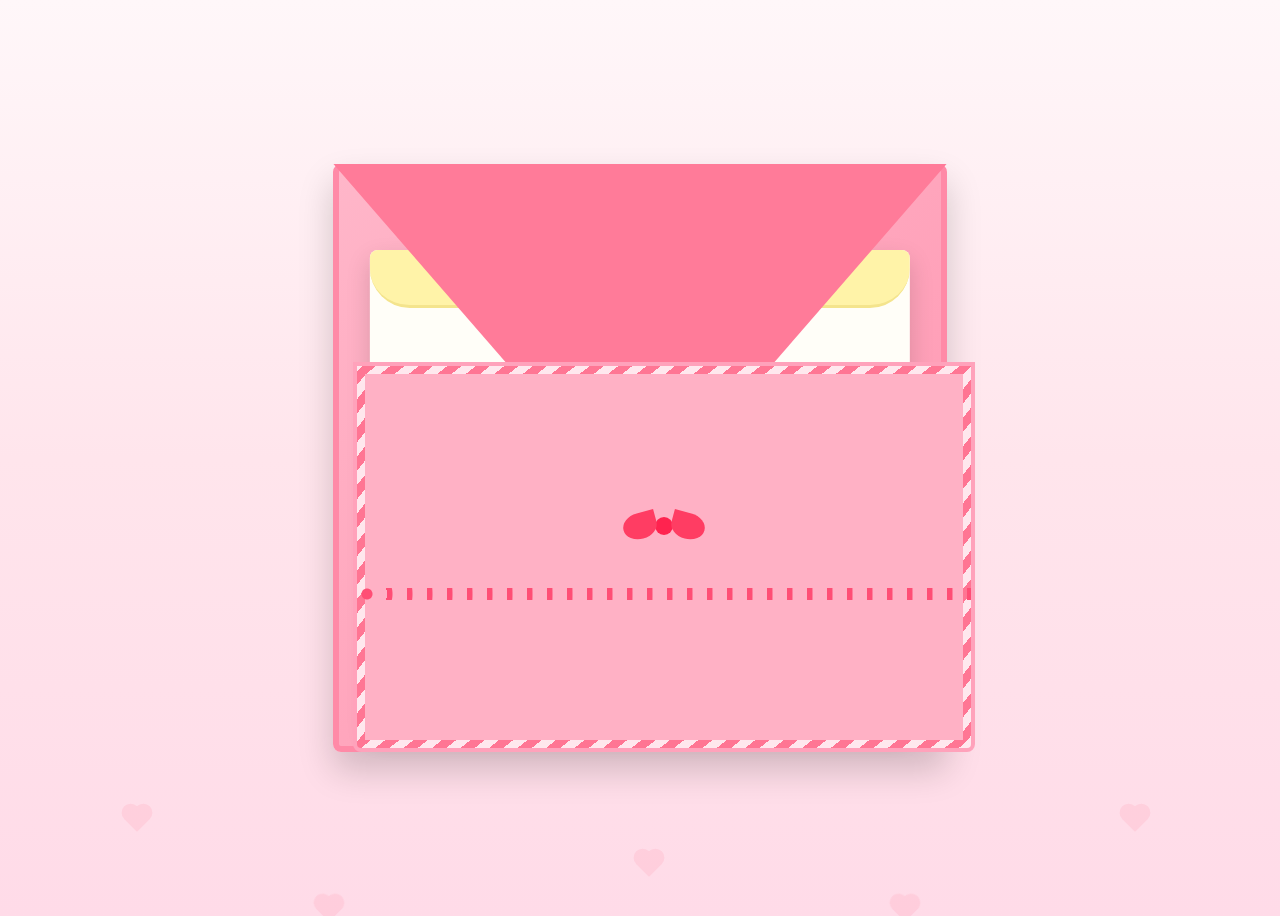
<file: index.html>
<!DOCTYPE html>
<html lang="en">
<head>
    <meta charset="UTF-8">
    <meta name="viewport" content="width=device-width, initial-scale=1.0">
    <title>Open My Letter ❤️</title>

    <!-- Google Font -->
    <link href="https://fonts.googleapis.com/css2?family=Poppins:wght@300;400;600&display=swap" rel="stylesheet">

    <!-- CSS -->
    <link rel="stylesheet" href="style.css">
</head>
<body>

    <!-- Background Decorations -->
    <div class="background-hearts">
        <span></span>
        <span></span>
        <span></span>
        <span></span>
        <span></span>
    </div>

    <!-- Main Container -->
    <main class="container">

        <!-- Title -->
        <h1 class="title">
            You've Received a Letter 💌
        </h1>

        <p class="subtitle">
            Tap the envelope to open it
        </p>

        <!-- Envelope -->
       <div class="envelope-wrapper">

    <div class="envelope" id="envelope">

        <!-- Letter -->
        <div class="letter">

            <div class="paper">

                <h2>For You ❤️</h2>

                <p>
                    A special letter is waiting for you...
                </p>

            </div>

        </div>


        <!-- Back -->
        <div class="back"></div>


        <!-- Flap -->
        <div class="flap"></div>


        <!-- Front -->
        <div class="front"></div>


    </div>

</div>

                <!-- Back -->
                <div class="envelope-back"></div>

                <!-- Letter -->
                <div class="letter">

                    <div class="paper">

                        <div class="paper-top"></div>

                        <div class="paper-content">

                            <h2>For You ❤️</h2>

                            <p>
                                A special letter is waiting for you...
                            </p>

                        </div>

                    </div>

                </div>

                <!-- Flap -->
                <div class="flap"></div>

                <!-- Front -->
                <div class="front">

                    <!-- Ribbon -->
                    <div class="bow">
                        <div class="left-loop"></div>
                        <div class="center-knot"></div>
                        <div class="right-loop"></div>
                    </div>

                    <!-- Decorative Wave -->
                    <div class="wave"></div>

                </div>

            </div>

        </div>

        <p class="click-text">
            ❤️ Click Anywhere on the Envelope ❤️
        </p>

    </main>

    <!-- Floating Hearts (Generated by JS later) -->
    <div id="hearts-container"></div>

    <!-- Audio (Optional) -->
    <!--
    <audio id="bgMusic" loop>
        <source src="music/love.mp3" type="audio/mp3">
    </audio>
    -->

    <!-- Javascript -->
    <script src="script.js"></script>

</body>
</html>
</file>
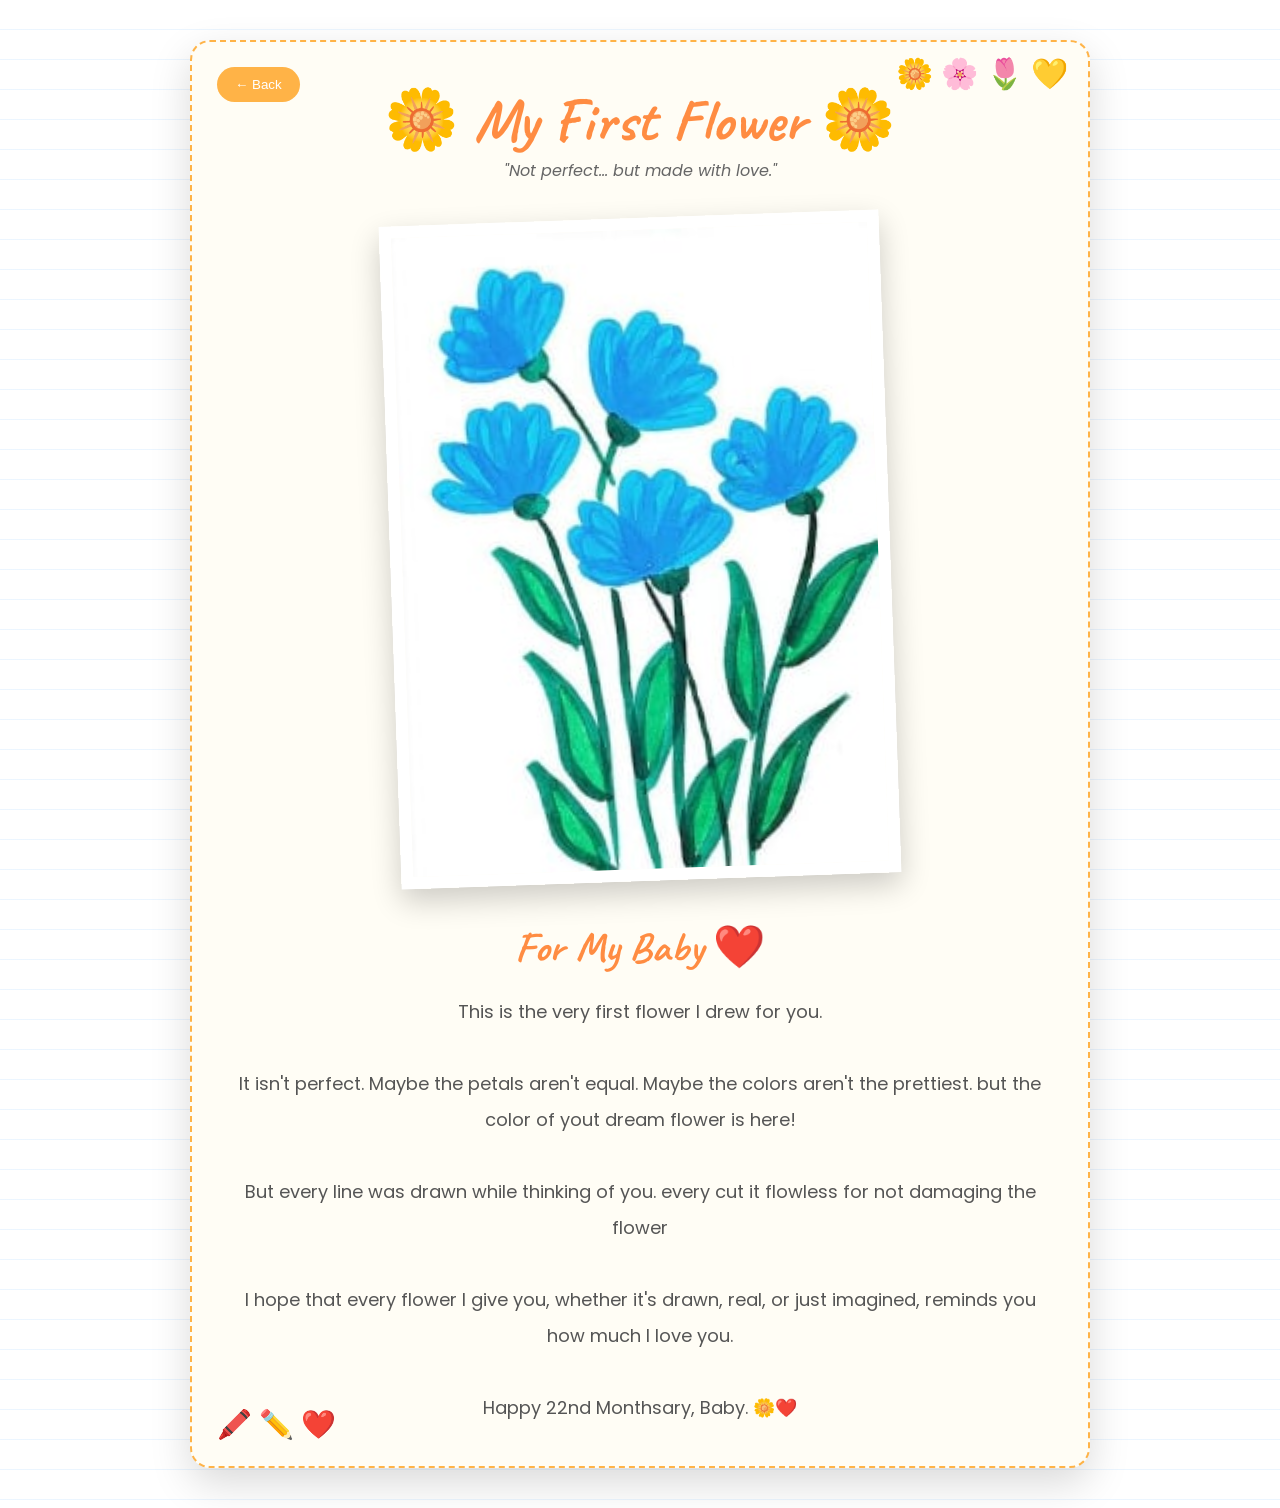
<file: flower.html>
<!DOCTYPE html>
<html lang="en">

<head>

    <meta charset="UTF-8">
    <meta name="viewport" content="width=device-width, initial-scale=1.0">

    <title>My Flower 🌼</title>

    <link rel="stylesheet" href="flower.css">

    <link href="https://fonts.googleapis.com/css2?family=Caveat:wght@500;700&family=Poppins:wght@300;500&display=swap" rel="stylesheet">

</head>

<body>

<div class="paper">

    <button class="back-btn" onclick="goBack()">
        ← Back
    </button>

    <h1>🌼 My First Flower 🌼</h1>

    <p class="subtitle">
        "Not perfect... but made with love."
    </p>

    <div class="photo">

        <img src="flower.jpg" alt="Flower Drawing">

    </div>

    <div class="letter">

        <h2>For My Baby ❤️</h2>

        <p>

            This is the very first flower I drew for you.

            <br><br>

            It isn't perfect.
            Maybe the petals aren't equal.
            Maybe the colors aren't the prettiest.
            but the color of yout dream flower is here!

            <br><br>

            But every line was drawn while thinking of you.
            every cut it flowless for not damaging the flower

            <br><br>

            I hope that every flower I give you,
            whether it's drawn, real, or just imagined,
            reminds you how much I love you.

            <br><br>

            Happy 22nd Monthsary, Baby. 🌼❤️

        </p>

    </div>

</div>

<script>


// Save that Flower has been viewed
localStorage.setItem("flower", "true");

// After 15 seconds, go to Last.html
setTimeout(() => {

    document.body.style.opacity = "0";

    setTimeout(() => {
        window.location.href = "Last.html";
    }, 800);

}, 15000);

</script>

</script>
    <script>
        localStorage.setItem("flower", "true");
    </script>
</body>

</html>
</file>
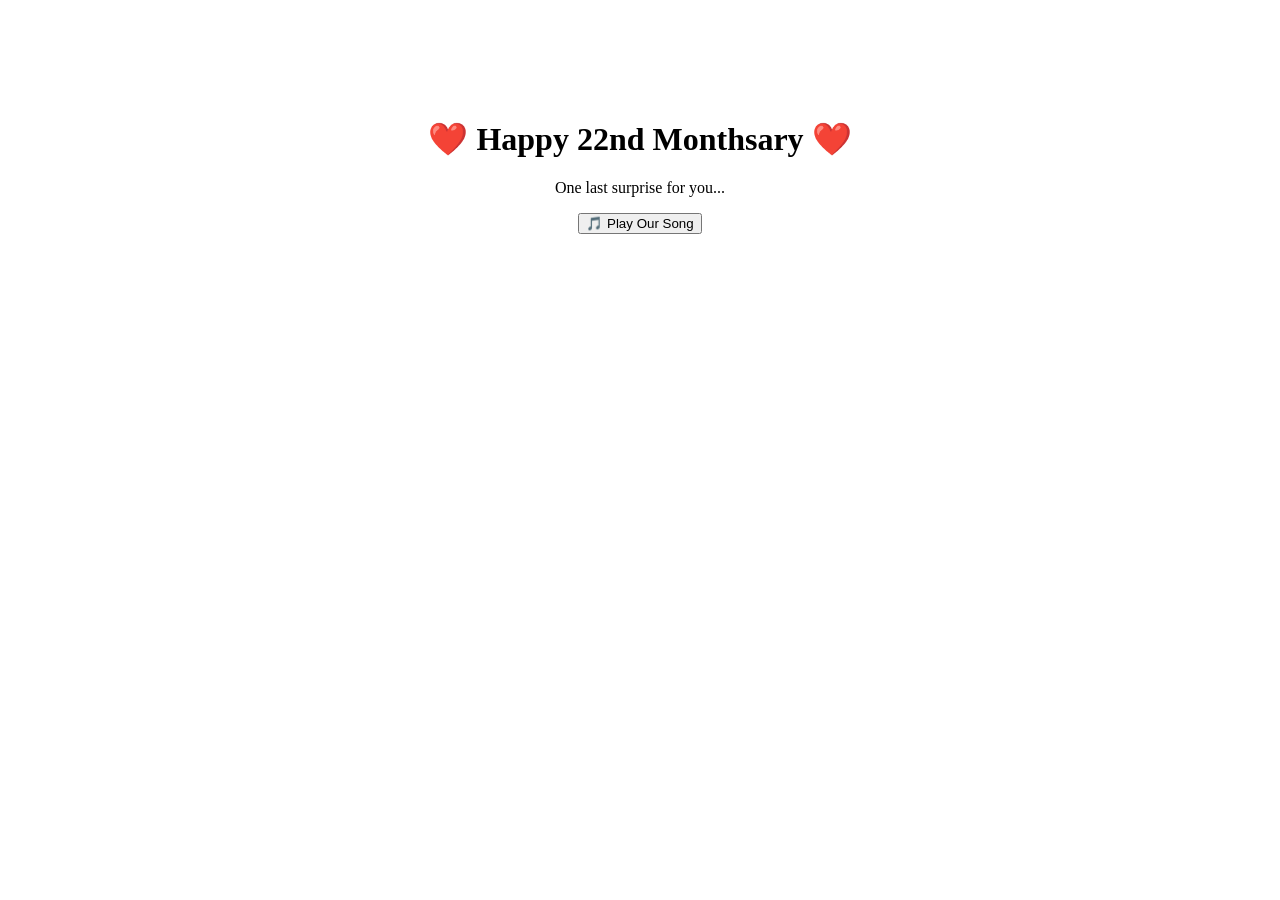
<file: Last.html>
<!DOCTYPE html>
<html>
<head>
    <title>Final Surprise ❤️</title>
</head>
<body style="text-align:center; font-family:Poppins; margin-top:120px;">

<h1>❤️ Happy 22nd Monthsary ❤️</h1>

<p>One last surprise for you...</p>

<button onclick="playSong()">
🎵 Play Our Song
</button>

<script>

function playSong(){

    window.open(
        "https://www.youtube.com/watch?v=Q49pnA4jsp8",
        "_blank"
    );

}

</script>

</body>
</html>
</file>
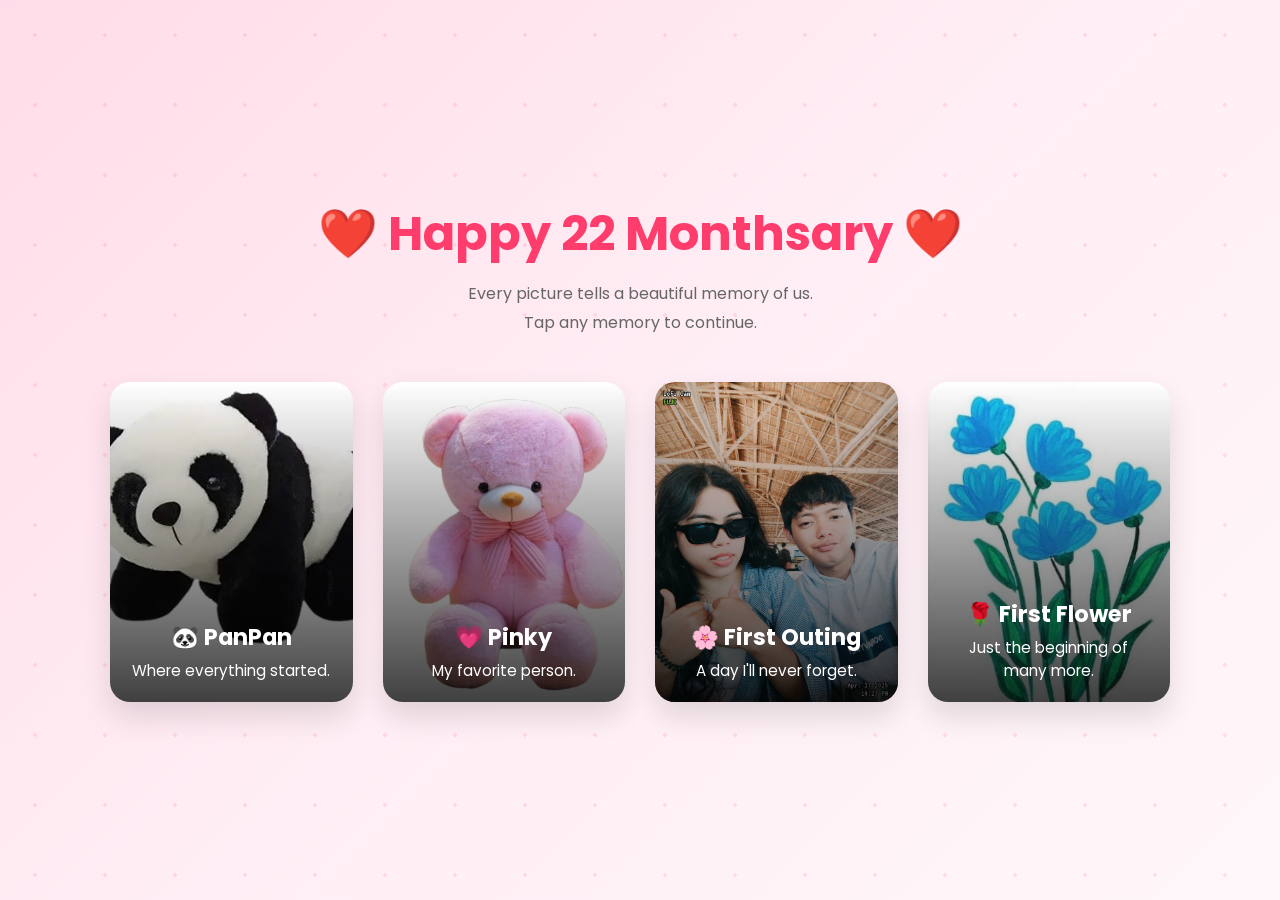
<file: letter.html>
<!DOCTYPE html>
<html lang="en">
<head>

    <meta charset="UTF-8">
    <meta name="viewport" content="width=device-width, initial-scale=1.0">

    <title>Happy 22 Monthsary ❤️</title>

    <link rel="stylesheet" href="letter.css">

    <link href="https://fonts.googleapis.com/css2?family=Poppins:wght@300;400;600;700&display=swap" rel="stylesheet">

</head>
<body>

<div class="hearts"></div>

<div class="wrapper">

    <h1>❤️ Happy 22 Monthsary ❤️</h1>

    <p class="subtitle">
        Every picture tells a beautiful memory of us.
        <br>
        Tap any memory to continue.
    </p>

    <div class="gallery">

        <!-- PanPan -->
        <div class="card" onclick="imageClick('panpan.html')">

            <img src="panpan.jpg" alt="PanPan">

            <div class="overlay">

                <h2>🐼 PanPan</h2>

                <p>Where everything started.</p>

            </div>

        </div>

        <!-- Pinky -->
        <div class="card" onclick="imageClick('pinky.html')">

            <img src="pinky.jpg" alt="Pinky">

            <div class="overlay">

                <h2>💗 Pinky</h2>

                <p>My favorite person.</p>

            </div>

        </div>

        <!-- First Outing -->
        <div class="card" onclick="imageClick('outing.html')">

            <img src="outing.jpg" alt="Outing">

            <div class="overlay">

                <h2>🌸 First Outing</h2>

                <p>A day I'll never forget.</p>

            </div>

        </div>

        <!-- First Flower -->
        <div class="card" onclick="imageClick('flower.html')">

            <img src="flower.jpg" alt="Flower">

            <div class="overlay">

                <h2>🌹 First Flower</h2>

                <p>Just the beginning of many more.</p>

            </div>

        </div>

    </div>

    <!-- Hidden Continue Button -->
    <div id="finalButton" style="display:none; text-align:center; margin-top:40px;">
        <button onclick="window.location.href='surprise.html'"
            style="
                padding:15px 40px;
                font-size:20px;
                font-weight:bold;
                background:#ff4f8b;
                color:white;
                border:none;
                border-radius:50px;
                cursor:pointer;
                transition:0.3s;
                box-shadow:0 8px 20px rgba(0,0,0,.2);
            "
            onmouseover="this.style.transform='scale(1.05)'"
            onmouseout="this.style.transform='scale(1)'">
            ❤️ Continue ❤️
        </button>
    </div>

</div>

<script src="letter.js"></script>

</body>
</html>
</file>
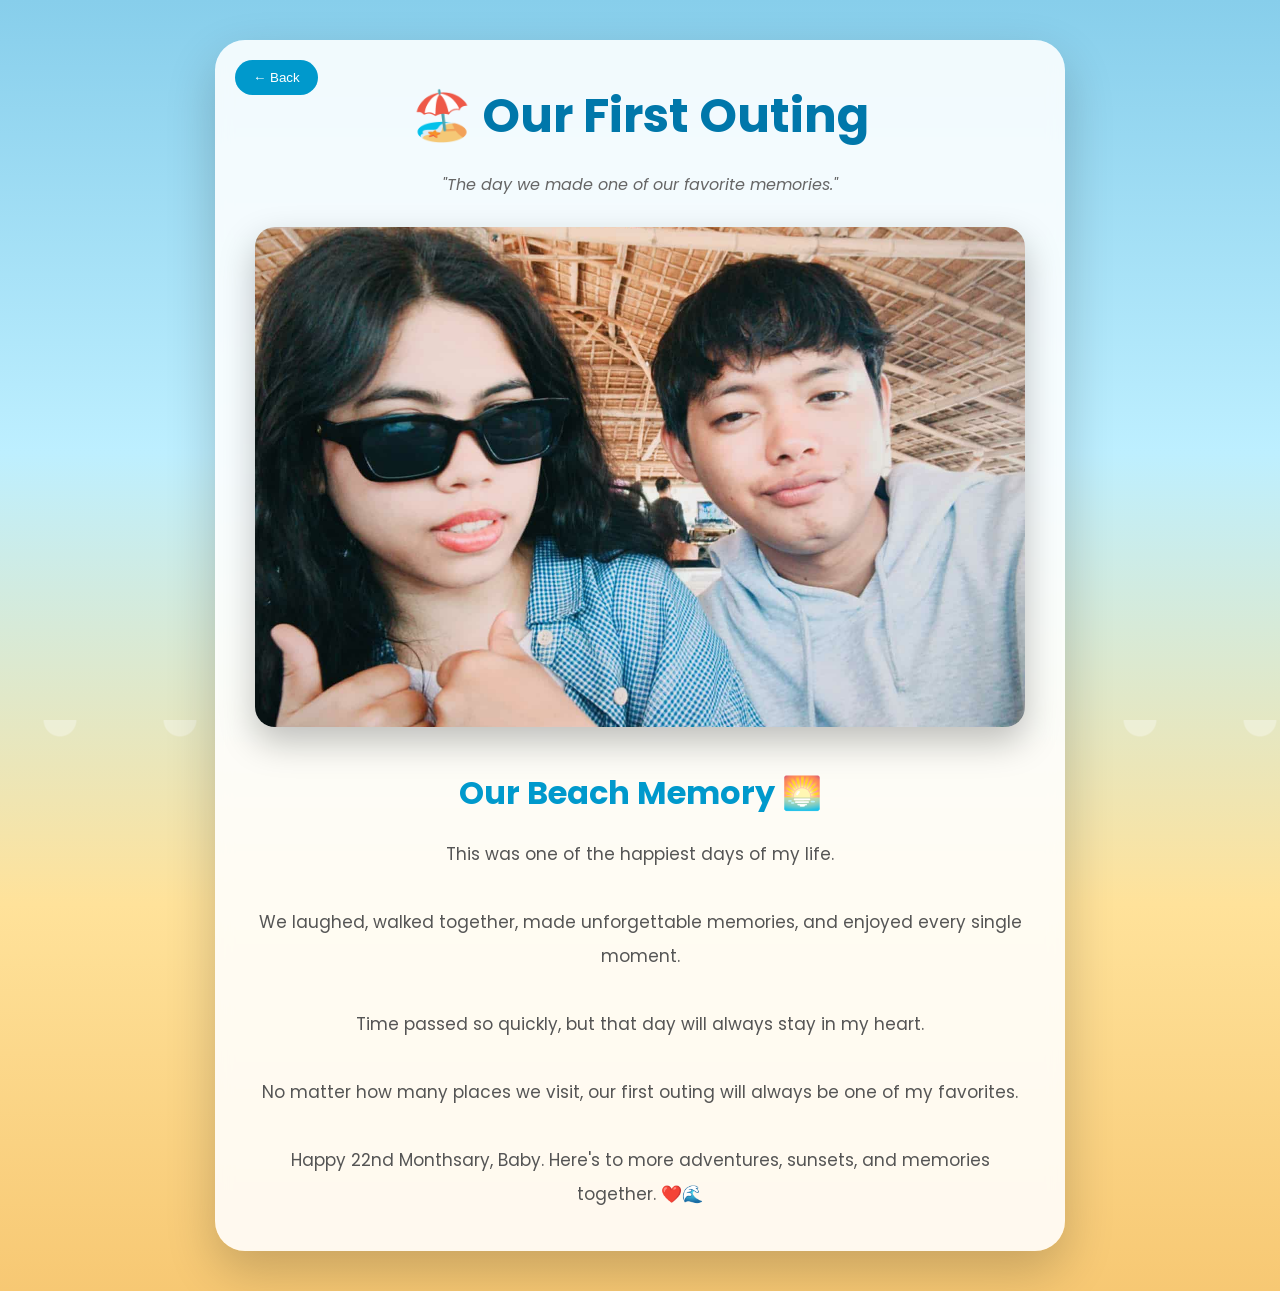
<file: outing.html>
<!DOCTYPE html>
<html lang="en">

<head>

    <meta charset="UTF-8">
    <meta name="viewport" content="width=device-width, initial-scale=1.0">

    <title>Our First Outing 🌊</title>

    <link rel="stylesheet" href="outing.css">

    <link href="https://fonts.googleapis.com/css2?family=Poppins:wght@300;500;700&display=swap" rel="stylesheet">

</head>

<body>

<div class="waves"></div>

<div class="memory-card">

    <button class="back-btn" onclick="goBack()">
        ← Back
    </button>

    <h1>🏖️ Our First Outing</h1>

    <p class="subtitle">
        "The day we made one of our favorite memories."
    </p>

    <img src="outing.jpg" alt="First Outing">

    <div class="message">

        <h2>Our Beach Memory 🌅</h2>

        <p>

            This was one of the happiest days of my life.

            <br><br>

            We laughed, walked together,
            made unforgettable memories,
            and enjoyed every single moment.

            <br><br>

            Time passed so quickly,
            but that day will always stay in my heart.

            <br><br>

            No matter how many places we visit,
            our first outing will always be one of my favorites.

            <br><br>

            Happy 22nd Monthsary, Baby.
            Here's to more adventures,
            sunsets,
            and memories together. ❤️🌊

        </p>

    </div>

</div>

<script>

function goBack(){

// Save that Flower has been viewed
localStorage.setItem("flower","true");

document.body.style.opacity="0";

setTimeout(()=>{

    window.location.href="letter.html";

},500);

}

</script>

    <script>
        localStorage.setItem("outing", "true");
    </script>

</body>

</html>
</file>
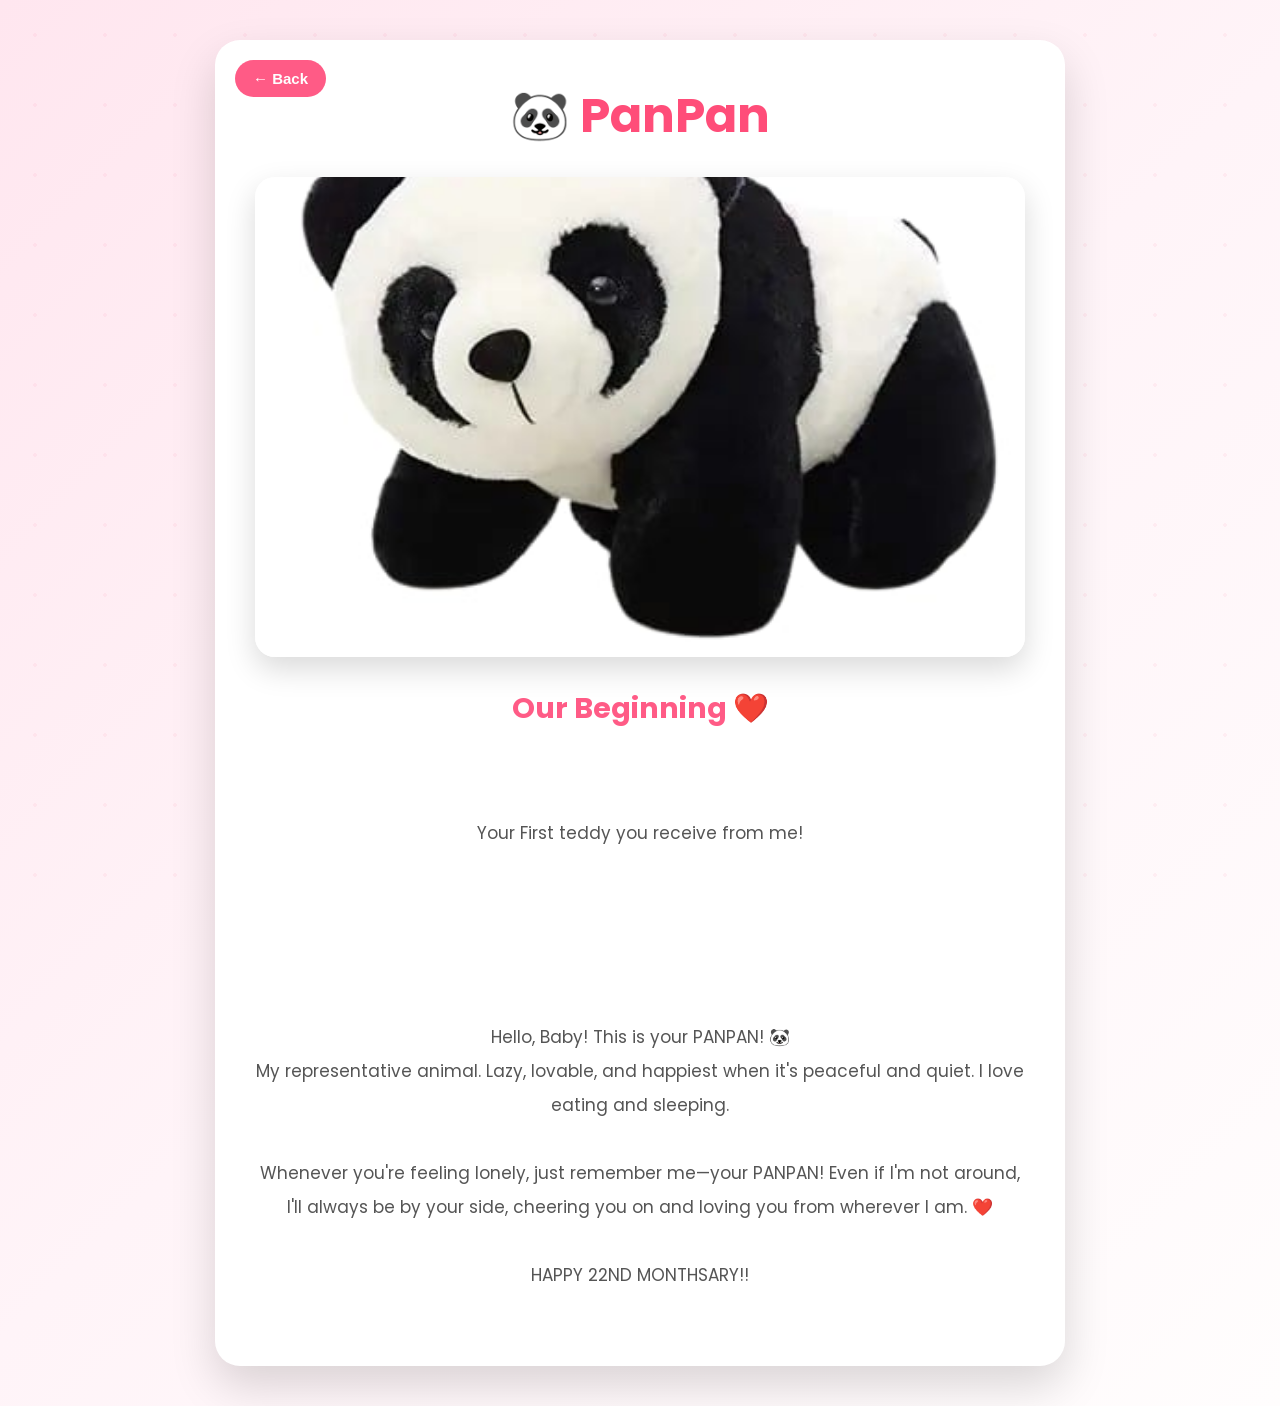
<file: panpan.html>
<!DOCTYPE html>
<html lang="en">

<head>

    <meta charset="UTF-8">
    <meta name="viewport" content="width=device-width, initial-scale=1.0">

    <title>PanPan ❤️</title>

    <link rel="stylesheet" href="panpan.css">

    <link href="https://fonts.googleapis.com/css2?family=Poppins:wght@300;400;600;700&display=swap" rel="stylesheet">

</head>

<body>

    <div class="background-hearts"></div>

    <div class="memory-card">

        <button class="back-btn" onclick="goBack()">
            ← Back
        </button>

        <h1>🐼 PanPan</h1>

        <img src="panpan.jpg" alt="PanPan">

        <div class="message">

            <h2>Our Beginning ❤️</h2>

            <p>

                Your First teddy you receive from me!

                <br><br>

                Hello, Baby! This is your PANPAN! 🐼
My representative animal. Lazy, lovable, and happiest when it's peaceful and quiet. I love eating and sleeping.

Whenever you're feeling lonely, just remember me—your PANPAN! Even if I'm not around, I'll always be by your side, cheering you on and loving you from wherever I am. ❤️

HAPPY 22ND MONTHSARY!!

            </p>

        </div>

    </div>

    <script>

function goBack(){

// Save that Flower has been viewed
localStorage.setItem("flower","true");

document.body.style.opacity="0";

setTimeout(()=>{

    window.location.href="letter.html";

},500);

}

    </script>

    <script>
        localStorage.setItem("panpan", "true");
    </script>

</body>

</html>
</file>
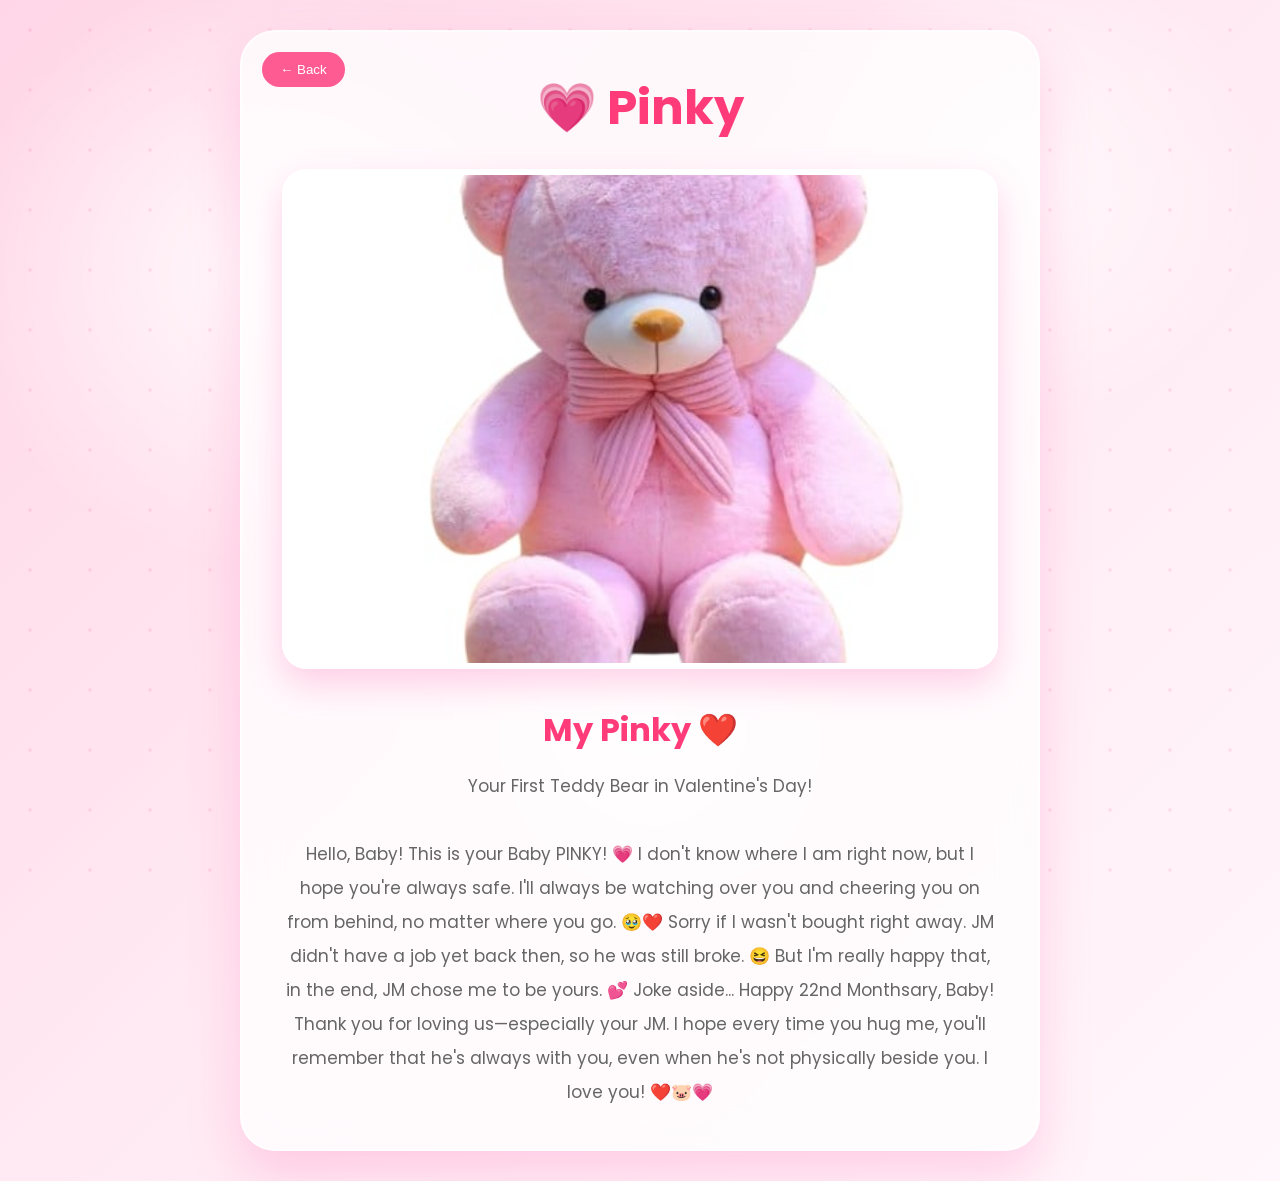
<file: pinky.html>
<!DOCTYPE html>
<html lang="en">

<head>

    <meta charset="UTF-8">
    <meta name="viewport" content="width=device-width, initial-scale=1.0">

    <title>Pinky 💗</title>

    <link rel="stylesheet" href="pinky.css">

    <link href="https://fonts.googleapis.com/css2?family=Poppins:wght@300;400;600;700&display=swap" rel="stylesheet">

</head>

<body>

    <div class="background-hearts"></div>

    <div class="memory-card">

        <button class="back-btn" onclick="goBack()">
            ← Back
        </button>

        <h1>💗 Pinky</h1>

        <img src="pinky.jpg" alt="Pinky">

        <div class="message">

            <h2>My Pinky ❤️</h2>

            <p>

                Your First Teddy Bear in Valentine's Day!

                <br><br>

                Hello, Baby! This is your Baby PINKY! 💗
                I don't know where I am right now, but I hope you're always safe. I'll always be watching over you and cheering you on from behind, no matter where you go. 🥹❤️
                
                Sorry if I wasn't bought right away. JM didn't have a job yet back then, so he was still broke. 😆 But I'm really happy that, in the end, JM chose me to be yours. 💕
                
                Joke aside... Happy 22nd Monthsary, Baby! Thank you for loving us—especially your JM. I hope every time you hug me, you'll remember that he's always with you, even when he's not physically beside you. I love you! ❤️🐷💗

            </p>

        </div>

    </div>

    <script>

function goBack(){

// Save that Flower has been viewed
localStorage.setItem("flower","true");

document.body.style.opacity="0";

setTimeout(()=>{

    window.location.href="letter.html";

},500);

}

    </script>

    <script>
        localStorage.setItem("pinky", "true");
    </script>

</body>

</html>
</file>
<file: style.css>
/* ===========================
   RESET
=========================== */


body{
    font-family:'Poppins',sans-serif;
    min-height:100vh;
    display:flex;
    justify-content:center;
    align-items:center;
    overflow:hidden;
    background:linear-gradient(180deg,#fff7f9,#ffe5ec,#ffdbe8);
}

/* ===========================
   BACKGROUND HEARTS
=========================== */

.background-hearts{
    position:fixed;
    inset:0;
    pointer-events:none;
    z-index:0;
}

.background-hearts span{
    position:absolute;
    width:18px;
    height:18px;
    background:#ff6b8b;
    transform:rotate(45deg);
    opacity:.12;
    animation:float 12s linear infinite;
}

.background-hearts span::before,
.background-hearts span::after{
    content:"";
    position:absolute;
    width:18px;
    height:18px;
    background:#ff6b8b;
    border-radius:50%;
}

.background-hearts span::before{
    left:-9px;
}

.background-hearts span::after{
    top:-9px;
}

.background-hearts span:nth-child(1){
    left:10%;
    top:90%;
    animation-delay:0s;
}

.background-hearts span:nth-child(2){
    left:25%;
    top:100%;
    animation-delay:2s;
}

.background-hearts span:nth-child(3){
    left:50%;
    top:95%;
    animation-delay:4s;
}

.background-hearts span:nth-child(4){
    left:70%;
    top:100%;
    animation-delay:6s;
}

.background-hearts span:nth-child(5){
    left:88%;
    top:90%;
    animation-delay:8s;
}

@keyframes float{

    from{
        transform:translateY(0) rotate(45deg);
        opacity:.15;
    }

    to{
        transform:translateY(-120vh) rotate(405deg);
        opacity:0;
    }

}

/* ===========================
   TEXT
=========================== */

.container{
    position:relative;
    z-index:2;
    text-align:center;
    padding:20px;
}

.title{
    color:#ff4f79;
    font-size:clamp(1.8rem,4vw,2.6rem);
    margin-bottom:8px;
}

.subtitle{
    color:#777;
    margin-bottom:35px;
}

.click-text{
    margin-top:30px;
    color:#ff6b8b;
    font-weight:600;
}

/* ===========================
   ENVELOPE
=========================== */

.envelope-wrapper{

    display:flex;
    justify-content:center;
    align-items:center;

}

.envelope{

    position:relative;

    width:min(88vw,420px);
    aspect-ratio:1.35;

    cursor:pointer;

    perspective:1200px;

}

/* ===========================
   BACK OF ENVELOPE
=========================== */

.envelope-back{

    position:absolute;
    inset:0;

    border-radius:8px;

    background:linear-gradient(
        135deg,
        #ffb6c9,
        #ff95b0
    );

    border:6px solid #ff8aa7;

    box-shadow:
    0 18px 35px rgba(0,0,0,.18);

}

/* ===========================
   LETTER
=========================== */

.letter{

    position:absolute;

    left:50%;
    bottom:20px;

    transform:translateX(-50%);

    width:88%;
    height:82%;

    display:flex;
    justify-content:center;
    align-items:flex-end;

    z-index:2;

}
.paper{

    width:100%;
    height:100%;

    background:#fffef8;

    border-radius:8px;

    overflow:hidden;

    box-shadow:
    0 10px 25px rgba(0,0,0,.15);

}

/* top paper */

.paper-top{

    height:55px;

    background:#fff3a8;

    border-bottom:3px solid #f4e48d;

    border-radius:0 0 40px 40px;
}

.paper-content{

    padding:22px;

}

.paper-content h2{

    color:#ff5478;

    margin-bottom:12px;

}

.paper-content p{

    color:#777;

    line-height:1.7;

}

/* ===========================
   FLAP
=========================== */

.flap{

    position:absolute;

    top:0;

    left:0;

    width:100%;
    height:60%;

    background:#ff7b99;

    clip-path:polygon(
        0 0,
        100% 0,
        50% 100%
    );

    transform-origin:top;

    z-index:5;

    transition:1.8s ease;

}

/* ===========================
   FRONT COVER
=========================== */

.front{

    position:absolute;

    bottom:0;

    width:100%;
    height:65%;

    background:#ffb1c5;

    border:4px solid #ffa2bb;

    border-radius:0 0 8px 8px;

    z-index:6;

    overflow:hidden;

}

/* ===========================
   WAVE
=========================== */

.wave{

    position:absolute;

    width:100%;
    height:12px;

    top:58%;

    background:repeating-radial-gradient(
        circle at 10px,
        #ff4e75 0 5px,
        transparent 6px 20px
    );

}

/* ===========================
   BOW
=========================== */

.bow{

    position:absolute;

    left:50%;
    top:42%;

    transform:translate(-50%,-50%);

    display:flex;
    align-items:center;

}

.left-loop,
.right-loop{

    width:34px;
    height:26px;

    background:#ff3d63;

}

.left-loop{

    border-radius:100% 0 100% 100%;
    transform:rotate(-15deg);

}

.right-loop{

    border-radius:0 100% 100% 100%;
    transform:rotate(15deg);

}

.center-knot{

    width:18px;
    height:18px;

    background:#ff234f;

    border-radius:50%;

    margin:0 -2px;

}

/* ===========================
   STRIPED BORDER
=========================== */

.front::before{

    content:"";

    position:absolute;

    inset:0;

    border:8px solid transparent;

    border-image:
    repeating-linear-gradient(
        -45deg,
        white 0 10px,
        #ff5d7f 10px 20px
    ) 10;

    pointer-events:none;

    opacity:.7;

}

/* ===========================
   OPEN STATE
=========================== */

.envelope.open .flap{

    transform:rotateX(180deg);

}

.envelope.open .letter{

    transform:
        translateX(-50%)
        translateY(-120px);

    transition:1.8s ease;

}


/* ===========================
   MOBILE
=========================== */

@media(max-width:600px){

.title{

    font-size:1.6rem;

}

.subtitle{

    font-size:.95rem;

}

.click-text{

    font-size:.9rem;

}

.envelope{

    width:320px;

}

}
</file>
<file: flower.css>
*{
    margin:0;
    padding:0;
    box-sizing:border-box;
}

body{

    font-family:'Poppins',sans-serif;

    background:#fff8dc;

    background-image:
    repeating-linear-gradient(
        white 0px,
        white 29px,
        #d8ecff 30px
    );

    min-height:100vh;

    display:flex;

    justify-content:center;

    align-items:center;

    padding:40px;

    transition:.5s;

}

/* Notebook */

.paper{

    position:relative;

    background:#fffdf5;

    width:min(900px,95%);

    border-radius:20px;

    padding:40px;

    box-shadow:0 15px 40px rgba(0,0,0,.15);

    border:2px dashed #ffb347;

}

/* Back */

.back-btn{

    position:absolute;

    left:25px;

    top:25px;

    border:none;

    background:#ffb347;

    color:white;

    padding:10px 18px;

    border-radius:25px;

    cursor:pointer;

    transition:.3s;

}

.back-btn:hover{

    transform:scale(1.08);

}

/* Title */

h1{

    text-align:center;

    font-family:'Caveat',cursive;

    font-size:60px;

    color:#ff8c42;

}

.subtitle{

    text-align:center;

    font-style:italic;

    color:#666;

    margin-bottom:35px;

}

/* Drawing */

.photo{

    display:flex;

    justify-content:center;

}

.photo img{

    width:100%;

    max-width:500px;

    border:12px solid white;

    transform:rotate(-2deg);

    box-shadow:0 12px 30px rgba(0,0,0,.2);

    transition:.4s;

}

.photo img:hover{

    transform:rotate(0deg) scale(1.03);

}

/* Letter */

.letter{

    margin-top:40px;

    text-align:center;

}

.letter h2{

    font-family:'Caveat',cursive;

    color:#ff8c42;

    font-size:42px;

    margin-bottom:20px;

}

.letter p{

    line-height:2;

    font-size:18px;

    color:#555;

}

/* Cute doodles */

.paper::before{

    content:"🌼 🌸 🌷 💛";

    position:absolute;

    top:10px;

    right:20px;

    font-size:30px;

}

.paper::after{

    content:"🖍️ ✏️ ❤️";

    position:absolute;

    bottom:20px;

    left:25px;

    font-size:28px;

}

/* Mobile */

@media(max-width:768px){

    body{

        padding:20px;

    }

    .paper{

        padding:25px;

    }

    h1{

        font-size:42px;

    }

    .letter h2{

        font-size:34px;

    }

    .letter p{

        font-size:16px;

    }

}
</file>
<file: letter.css>
*{
    margin:0;
    padding:0;
    box-sizing:border-box;
}

body{

    font-family:'Poppins',sans-serif;

    background:linear-gradient(135deg,#ffdce8,#ffeef5,#fff7fa);

    min-height:100vh;

    display:flex;

    justify-content:center;

    align-items:center;

    overflow-x:hidden;

}

.wrapper{

    width:min(1100px,95%);

    padding:40px 20px;

    text-align:center;

}

h1{

    color:#ff3d6d;

    font-size:clamp(2rem,4vw,3rem);

}

.subtitle{

    margin-top:10px;

    color:#666;

    margin-bottom:45px;

    line-height:1.8;

}

.gallery{

    display:grid;

    grid-template-columns:repeat(auto-fit,minmax(220px,1fr));

    gap:30px;

}

.card{

    position:relative;

    border-radius:20px;

    overflow:hidden;

    cursor:pointer;

    transition:.4s;

    box-shadow:0 15px 30px rgba(0,0,0,.12);

}

.card:hover{

    transform:translateY(-10px) scale(1.04);

}

.card img{

    width:100%;

    height:320px;

    object-fit:cover;

    display:block;

}

.overlay{

    position:absolute;

    inset:0;

    background:linear-gradient(to top,rgba(0,0,0,.75),transparent);

    display:flex;

    flex-direction:column;

    justify-content:flex-end;

    padding:20px;

    color:white;

}

.overlay h2{

    font-size:1.4rem;

    margin-bottom:5px;

}

.overlay p{

    font-size:.95rem;

}

.hearts{

    position:fixed;

    inset:0;

    pointer-events:none;

    background-image:
    radial-gradient(#ff5d85 2px,transparent 2px);

    background-size:70px 70px;

    opacity:.15;

    animation:moveHearts 15s linear infinite;

}

@keyframes moveHearts{

    from{

        transform:translateY(0);

    }

    to{

        transform:translateY(-70px);

    }

}

@media(max-width:600px){

.card img{

    height:250px;

}

}
</file>
<file: outing.css>
*{
    margin:0;
    padding:0;
    box-sizing:border-box;
}

body{

    font-family:'Poppins',sans-serif;

    min-height:100vh;

    display:flex;

    justify-content:center;

    align-items:center;

    padding:40px 20px;

    overflow-x:hidden;

    background:linear-gradient(
        to bottom,
        #87CEEB 0%,
        #bdefff 35%,
        #ffe29a 70%,
        #f7c873 100%
    );

    transition:.5s;

}

/* Ocean Waves */

.waves{

    position:fixed;

    left:0;
    bottom:0;

    width:100%;
    height:180px;

    background:

    radial-gradient(circle at 50% 0,#ffffffaa 20%,transparent 22%) repeat-x;

    background-size:120px 50px;

    animation:wave 6s linear infinite;

    opacity:.5;

}

@keyframes wave{

    from{

        background-position:0 0;

    }

    to{

        background-position:120px 0;

    }

}

/* Card */

.memory-card{

    width:min(850px,95%);

    background:rgba(255,255,255,.88);

    backdrop-filter:blur(8px);

    border-radius:30px;

    padding:40px;

    box-shadow:0 20px 50px rgba(0,0,0,.2);

    position:relative;

}

/* Back Button */

.back-btn{

    position:absolute;

    top:20px;

    left:20px;

    border:none;

    background:#0099cc;

    color:white;

    padding:10px 18px;

    border-radius:30px;

    cursor:pointer;

    transition:.3s;

}

.back-btn:hover{

    background:#0077aa;

    transform:translateY(-2px);

}

/* Title */

h1{

    text-align:center;

    color:#0077aa;

    font-size:3rem;

}

.subtitle{

    text-align:center;

    color:#666;

    margin:20px 0 30px;

    font-style:italic;

}

/* Image */

img{

    width:100%;

    max-height:500px;

    object-fit:cover;

    border-radius:20px;

    box-shadow:0 15px 35px rgba(0,0,0,.25);

    transition:.4s;

}

img:hover{

    transform:scale(1.03);

}

/* Message */

.message{

    text-align:center;

    margin-top:35px;

}

.message h2{

    color:#0099cc;

    margin-bottom:20px;

    font-size:2rem;

}

.message p{

    line-height:2;

    color:#555;

    font-size:17px;

}

/* Mobile */

@media(max-width:768px){

    .memory-card{

        padding:25px;

    }

    h1{

        font-size:2rem;

    }

    img{

        max-height:300px;

    }

    .message h2{

        font-size:1.5rem;

    }

    .message p{

        font-size:15px;

    }

}
</file>
<file: panpan.css>
/* ===========================
   RESET
=========================== */

*{
    margin:0;
    padding:0;
    box-sizing:border-box;
}

html{
    scroll-behavior:smooth;
}

body{

    font-family:'Poppins',sans-serif;

    min-height:100vh;

    display:flex;

    justify-content:center;

    align-items:center;

    padding:40px 20px;

    background:linear-gradient(135deg,#ffe6ef,#fff4f8,#fffdfd);

    overflow-x:hidden;

    transition:opacity .5s ease;

}

/* ===========================
   FLOATING HEART BACKGROUND
=========================== */

.background-hearts{

    position:fixed;

    inset:0;

    pointer-events:none;

    opacity:.08;

    background-image:
    radial-gradient(#ff6f91 2px, transparent 2px);

    background-size:70px 70px;

    animation:moveBackground 15s linear infinite;

}

@keyframes moveBackground{

    from{

        transform:translateY(0);

    }

    to{

        transform:translateY(-70px);

    }

}

/* ===========================
   MAIN CARD
=========================== */

.memory-card{

    position:relative;

    width:min(850px,95%);

    background:#fff;

    border-radius:25px;

    padding:40px;

    box-shadow:0 20px 45px rgba(0,0,0,.15);

    animation:fadeUp .8s ease;

    z-index:2;

}

@keyframes fadeUp{

    from{

        opacity:0;

        transform:translateY(30px);

    }

    to{

        opacity:1;

        transform:translateY(0);

    }

}

/* ===========================
   BACK BUTTON
=========================== */

.back-btn{

    position:absolute;

    top:20px;

    left:20px;

    border:none;

    background:#ff5b86;

    color:white;

    padding:10px 18px;

    border-radius:30px;

    cursor:pointer;

    font-size:15px;

    font-weight:600;

    transition:.3s;

}

.back-btn:hover{

    background:#ff3f6f;

    transform:translateY(-2px);

}

/* ===========================
   TITLE
=========================== */

.memory-card h1{

    text-align:center;

    color:#ff4d79;

    font-size:clamp(2rem,5vw,3rem);

    margin-bottom:25px;

}

/* ===========================
   IMAGE
=========================== */

.memory-card img{

    width:100%;

    max-height:480px;

    object-fit:cover;

    border-radius:20px;

    display:block;

    margin:0 auto 30px;

    box-shadow:0 12px 30px rgba(0,0,0,.15);

    transition:.35s;

}

.memory-card img:hover{

    transform:scale(1.02);

}

/* ===========================
   MESSAGE
=========================== */

.message{

    text-align:center;

}

.message h2{

    color:#ff5b86;

    margin-bottom:18px;

    font-size:1.8rem;

}

.message p{

    color:#555;

    line-height:2;

    font-size:17px;

    white-space:pre-line;

}

/* ===========================
   MOBILE
=========================== */

@media(max-width:768px){

    body{

        padding:20px 15px;

    }

    .memory-card{

        padding:25px;

    }

    .memory-card img{

        max-height:300px;

    }

    .message h2{

        font-size:1.5rem;

    }

    .message p{

        font-size:15px;

        line-height:1.8;

    }

    .back-btn{

        font-size:14px;

        padding:8px 15px;

    }

}
</file>
<file: pinky.css>
*{
    margin:0;
    padding:0;
    box-sizing:border-box;
}

body{

    font-family:'Poppins',sans-serif;

    min-height:100vh;

    display:flex;
    justify-content:center;
    align-items:center;

    padding:30px;

    overflow-x:hidden;

    background:
    linear-gradient(
        135deg,
        #ffd6e7,
        #ffeaf3,
        #fff7fb
    );

    transition:.5s;

}

/* Animated background */

body::before{

    content:"";

    position:fixed;

    inset:0;

    background:
    radial-gradient(circle at 20% 30%,rgba(255,255,255,.8),transparent 25%),
    radial-gradient(circle at 80% 20%,rgba(255,255,255,.7),transparent 20%),
    radial-gradient(circle at 50% 80%,rgba(255,255,255,.8),transparent 25%);

    animation:move 12s linear infinite;

    z-index:-2;

}

@keyframes move{

    0%{

        transform:translateY(0);

    }

    100%{

        transform:translateY(-60px);

    }

}

/* Floating Hearts */

.background-hearts{

    position:fixed;

    inset:0;

    pointer-events:none;

    opacity:.12;

    background-image:
    radial-gradient(#ff5b93 2px,transparent 2px);

    background-size:60px 60px;

}

/* Card */

.memory-card{

    position:relative;

    width:min(800px,95%);

    background:rgba(255,255,255,.75);

    backdrop-filter:blur(18px);

    border:2px solid rgba(255,255,255,.6);

    border-radius:35px;

    padding:40px;

    box-shadow:
    0 25px 50px rgba(255,105,180,.25);

    animation:show .8s;

}

@keyframes show{

    from{

        opacity:0;

        transform:translateY(30px);

    }

    to{

        opacity:1;

        transform:translateY(0);

    }

}

.back-btn{

    position:absolute;

    top:20px;

    left:20px;

    border:none;

    background:#ff5b93;

    color:white;

    padding:10px 18px;

    border-radius:30px;

    cursor:pointer;

    transition:.3s;

}

.back-btn:hover{

    transform:scale(1.08);

    background:#ff3478;

}

h1{

    text-align:center;

    color:#ff3b7a;

    font-size:3rem;

    margin-bottom:25px;

}

img{

    width:100%;

    border-radius:25px;

    max-height:500px;

    object-fit:cover;

    border:6px solid white;

    box-shadow:0 15px 35px rgba(255,105,180,.3);

    transition:.4s;

}

img:hover{

    transform:scale(1.03);

}

.message{

    text-align:center;

    margin-top:30px;

}

.message h2{

    color:#ff3b7a;

    margin-bottom:15px;

    font-size:2rem;

}

.message p{

    color:#666;

    font-size:17px;

    line-height:2;

}

/* Mobile */

@media(max-width:768px){

    .memory-card{

        padding:25px;

    }

    h1{

        font-size:2.2rem;

    }

    img{

        max-height:300px;

    }

    .message h2{

        font-size:1.5rem;

    }

    .message p{

        font-size:15px;

    }

}
</file>
